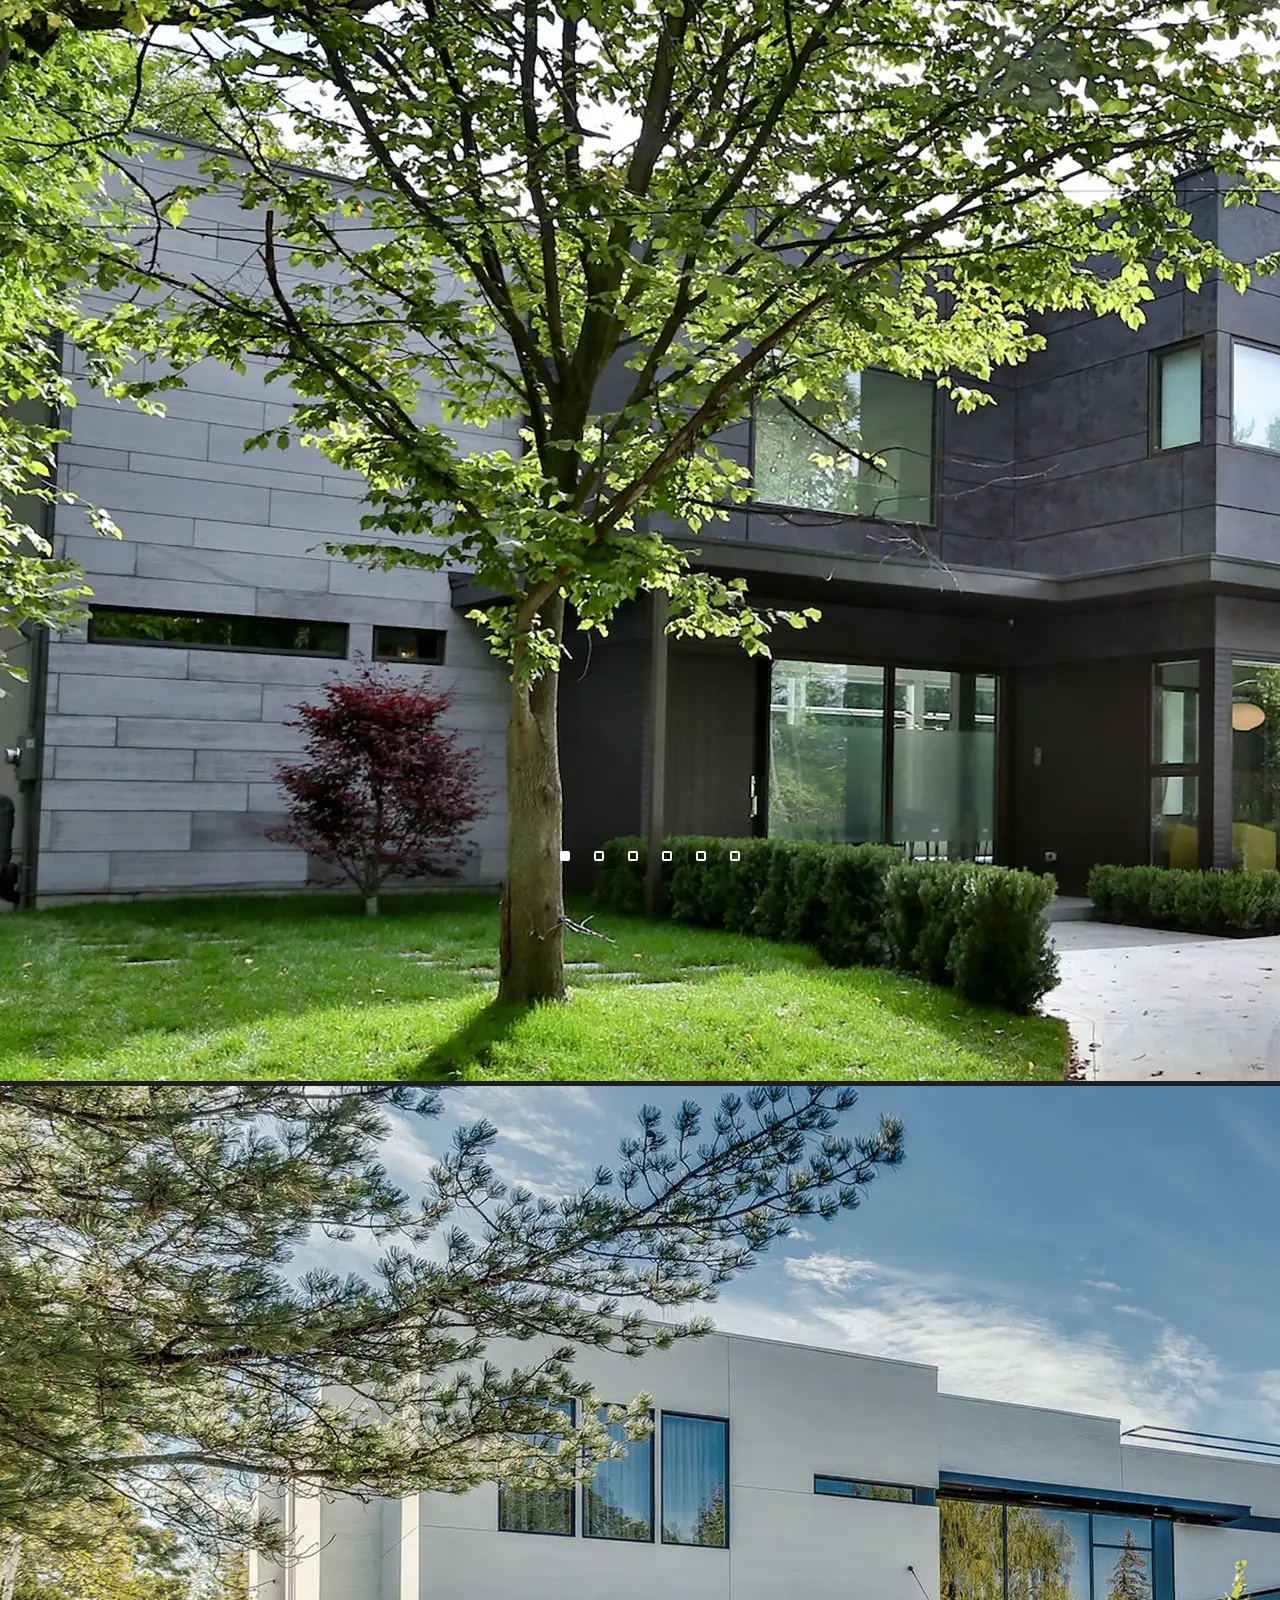
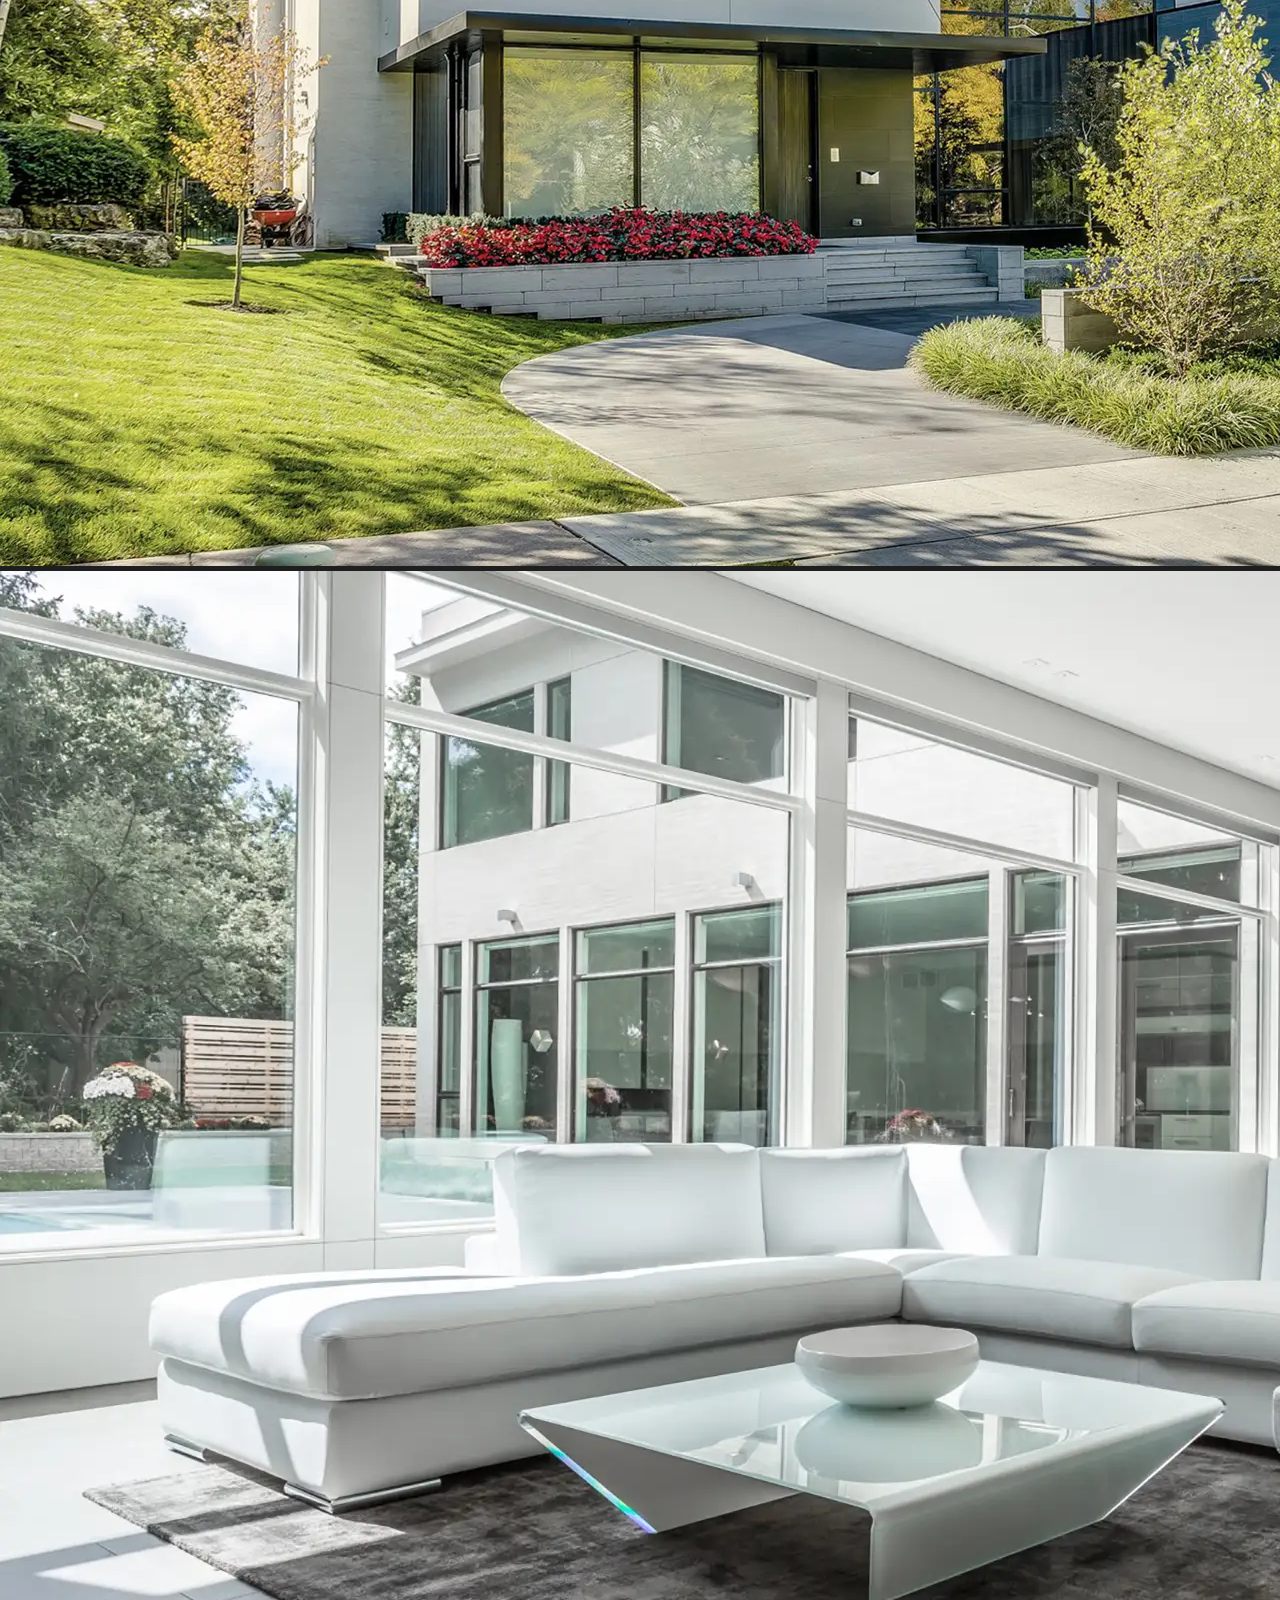
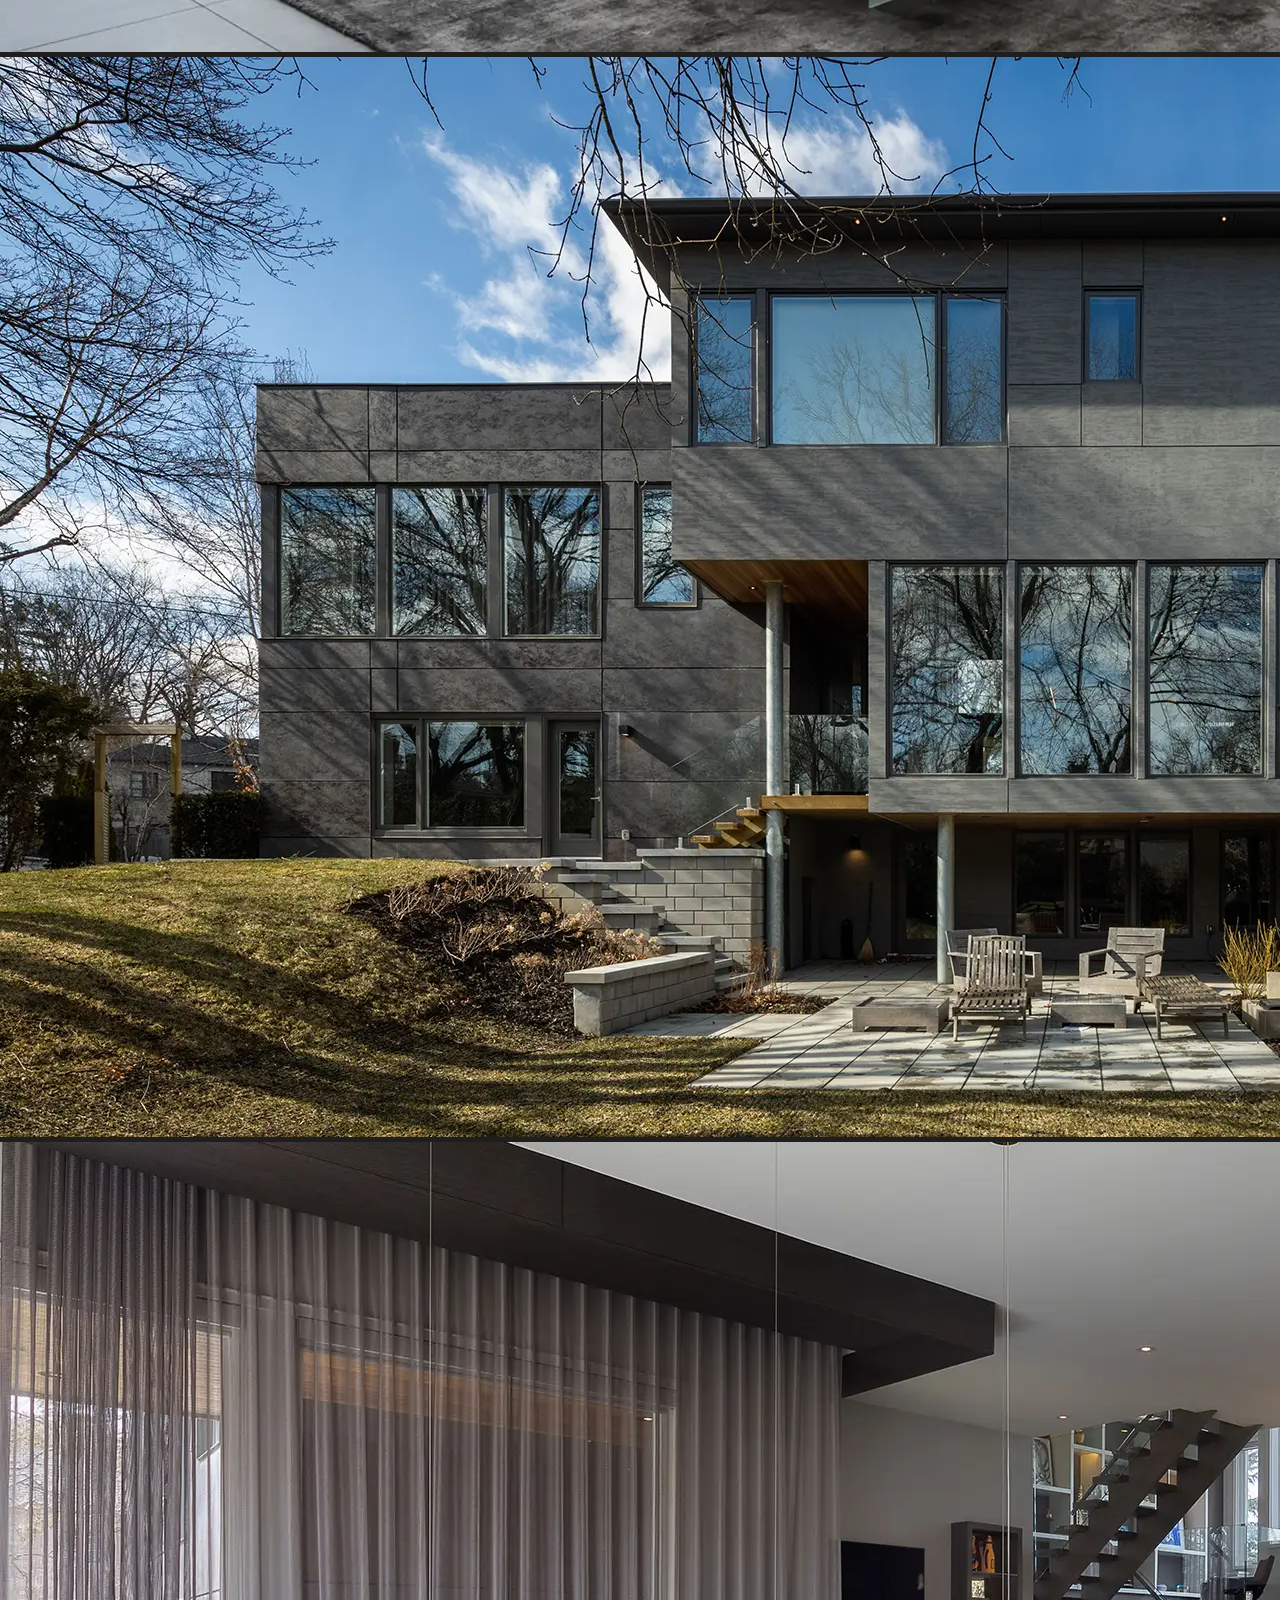
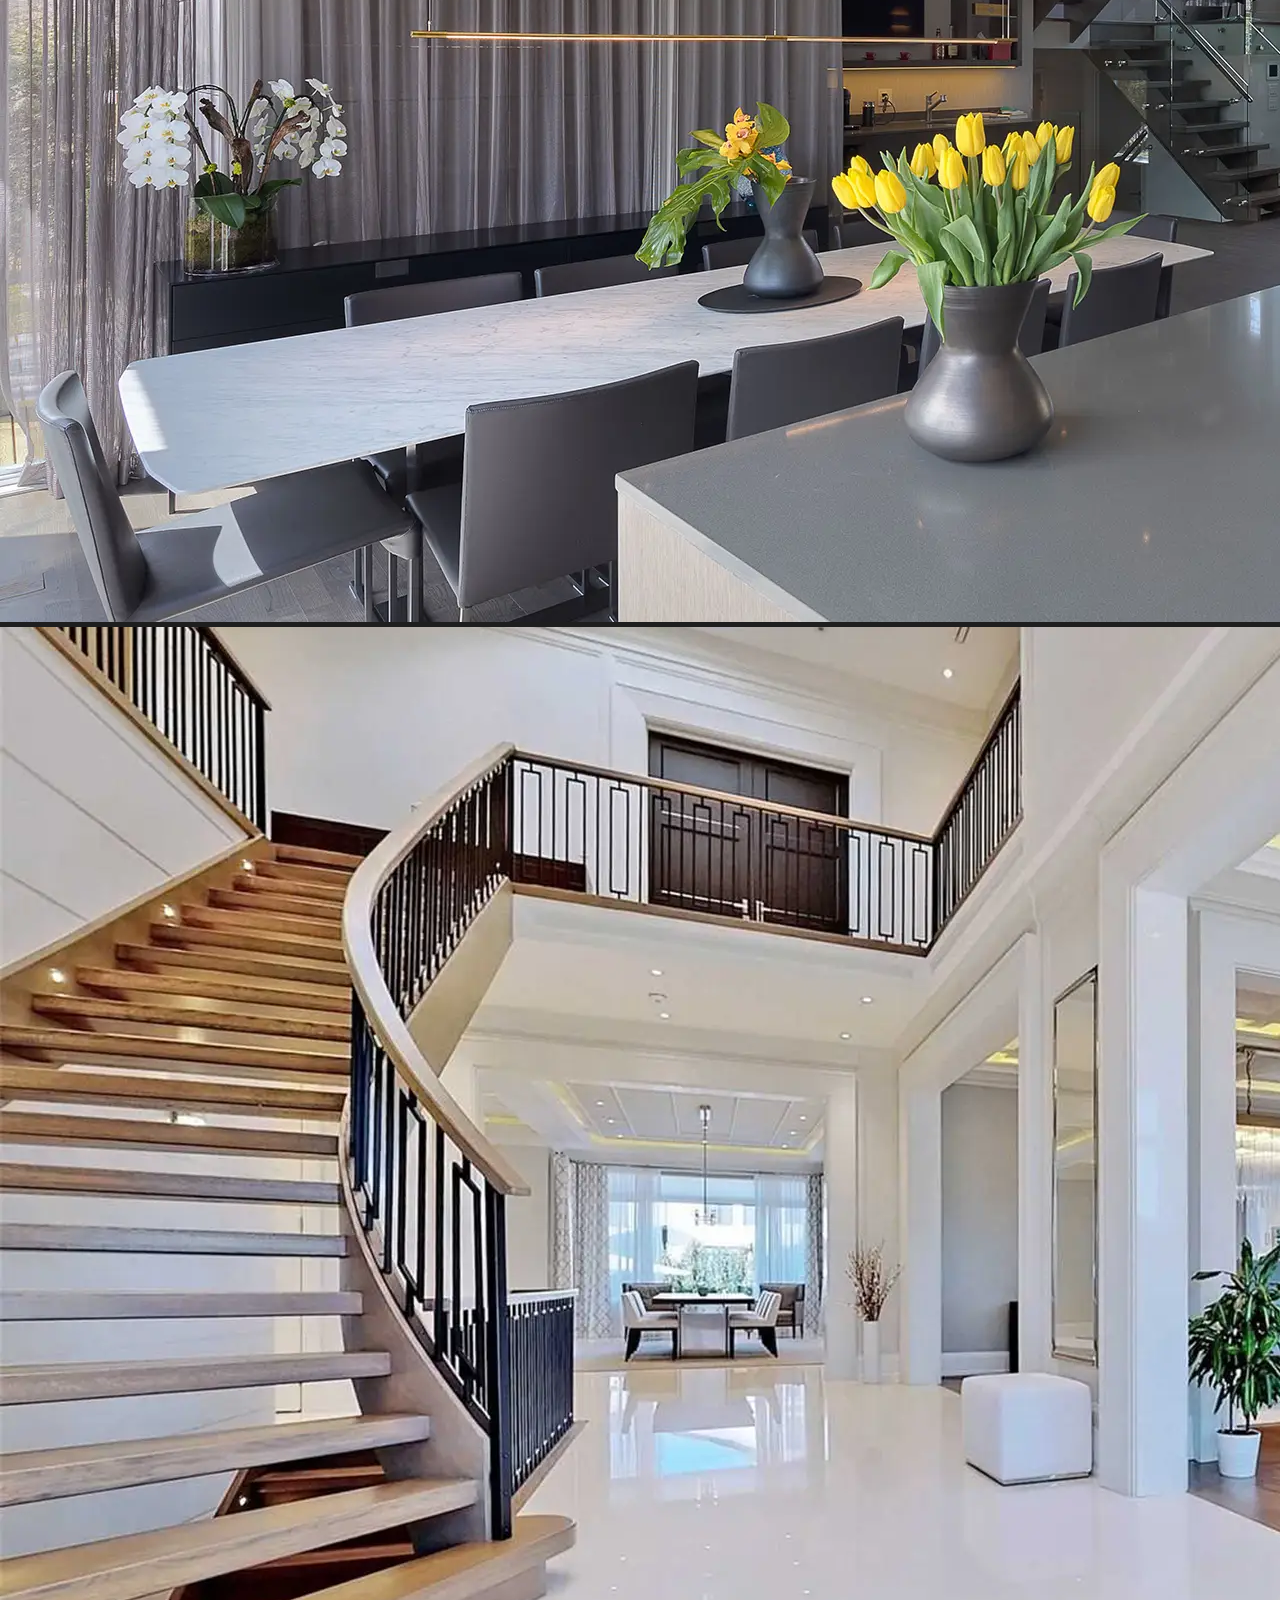
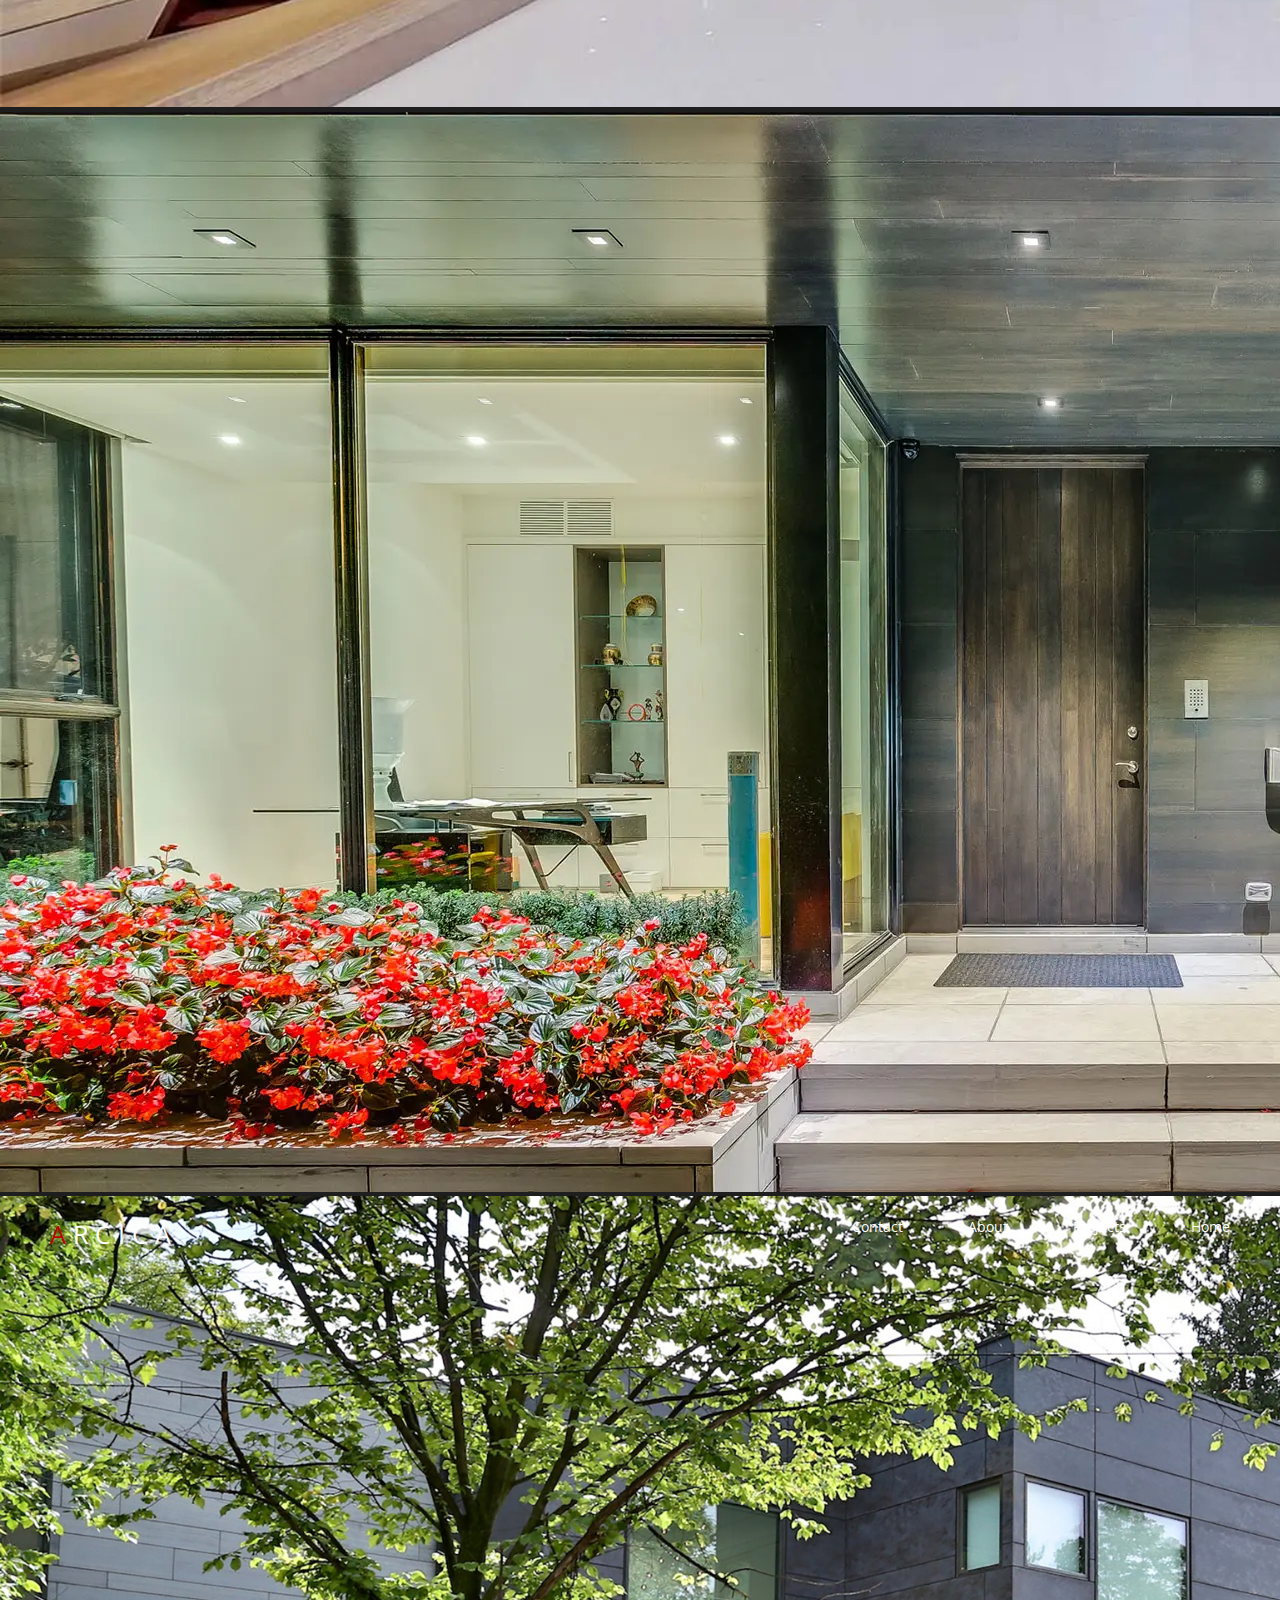
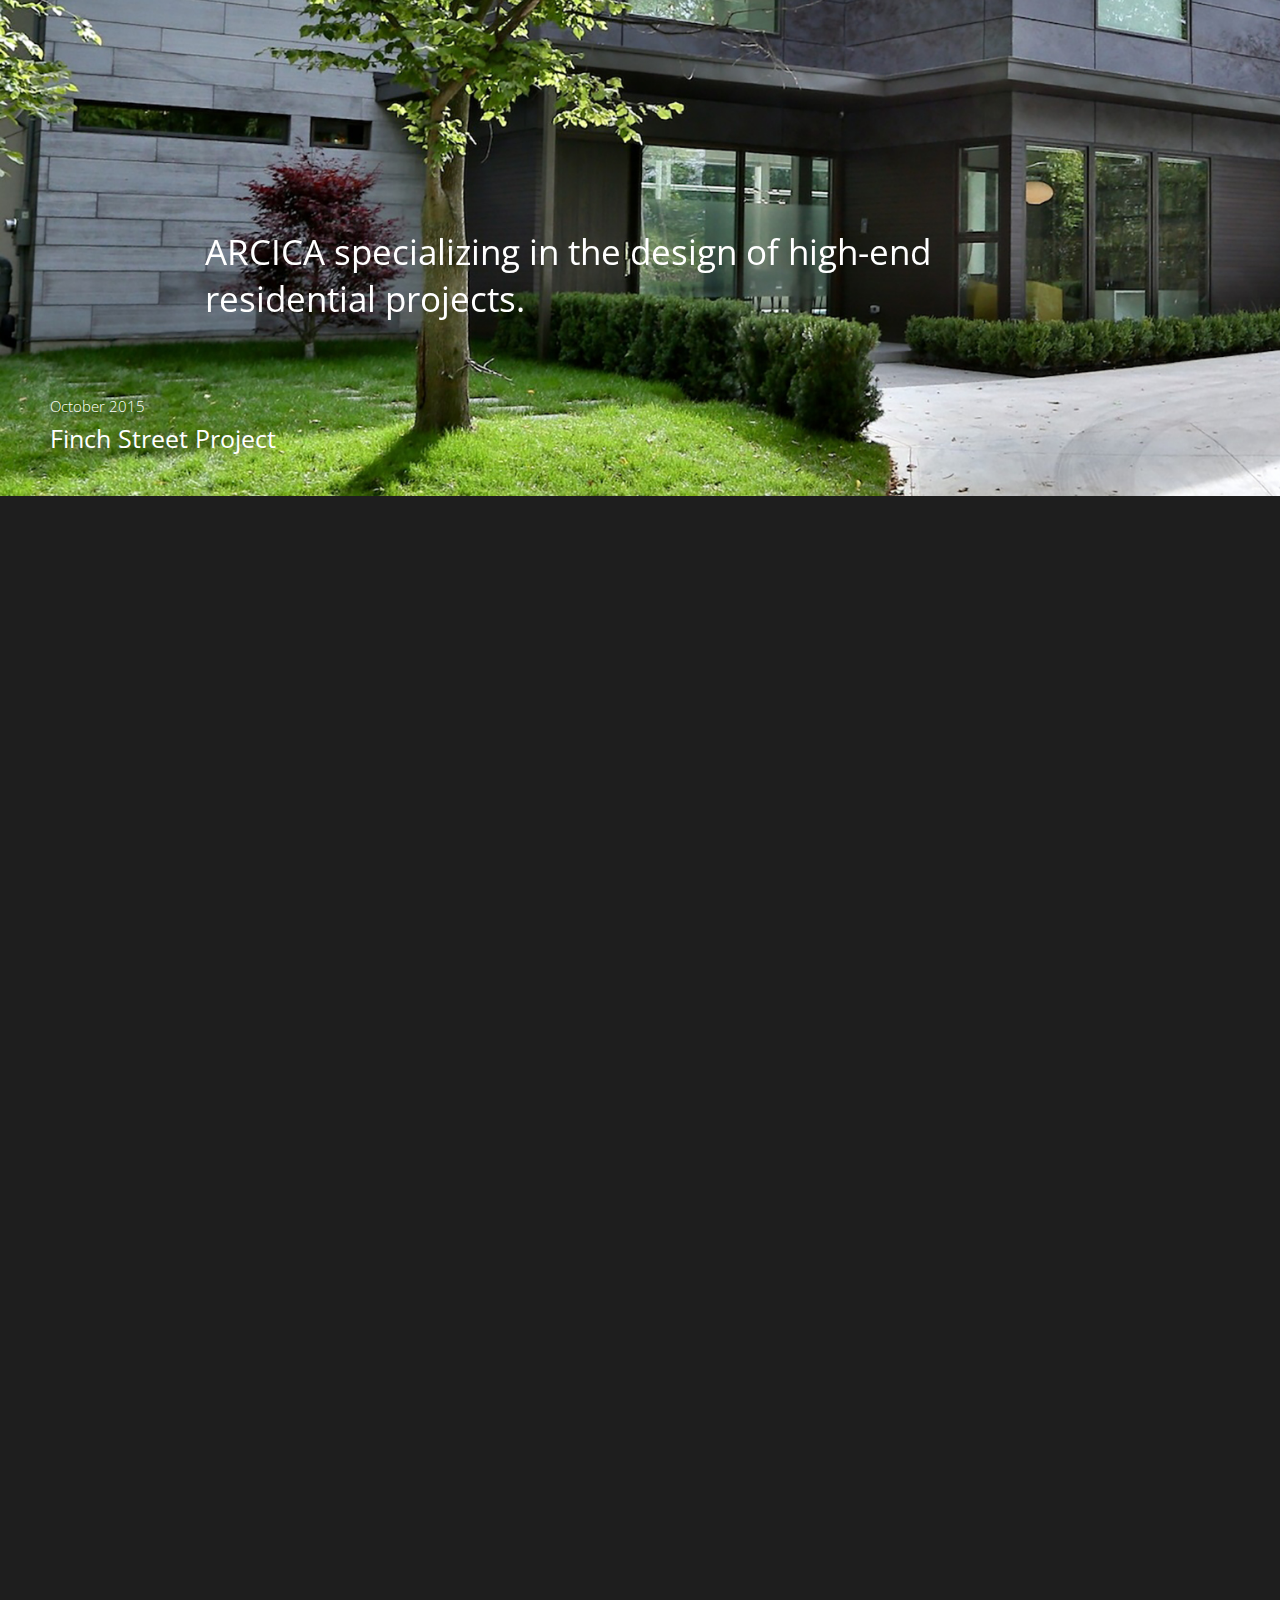
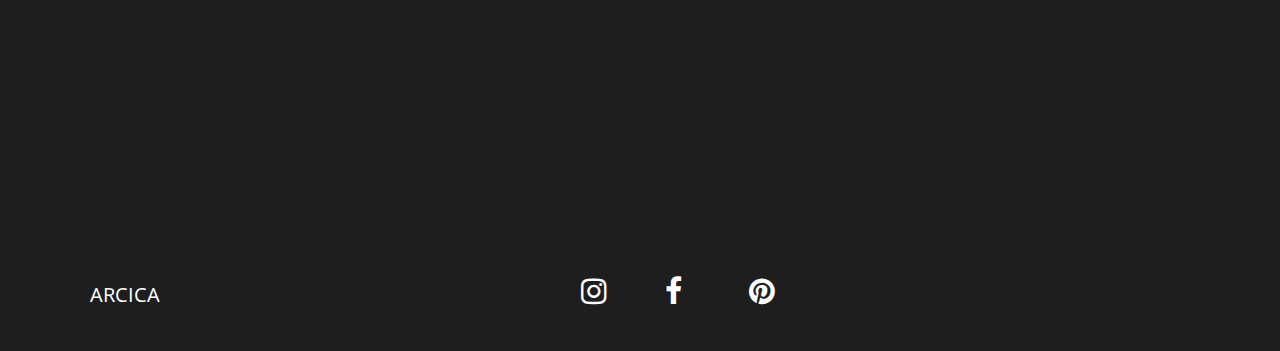
<file: index.html>
<!DOCTYPE html>
<html lang="en">
  <head>
    <meta charset="UTF-8" />
    <meta http-equiv="X-UA-Compatible" content="IE=edge" />
    <meta name="viewport" content="width=device-width, initial-scale=1.0" />
    <link
      rel="stylesheet"
      href="https://cdnjs.cloudflare.com/ajax/libs/font-awesome/4.7.0/css/font-awesome.min.css"
    />
    <title>Home</title>
    <link rel="icon" type="image/png" href="images/favicon.png" />
    <link rel="stylesheet" href="style.css" />
  </head>
  <body>
    <img src="images/00.webp" display="none" />
    <img src="images/01.webp" display="none" />
    <img src="images/02.webp" display="none" />
    <img src="images/03.webp" display="none" />
    <img src="images/04.webp" display="none" />
    <img src="images/05.webp" display="none" />
    <img src="images/06.webp" display="none" />

    <div class="menu">
      <a href="#" class="logo"
        ><span style="color: rgb(188, 3, 3)">A</span>RCICA</a
      >
      <a href="index.html">Home</a>
      <a href="project.html">Projects</a>
      <!-- <a href="#">News</a> -->
      <a href="about.html">About</a>
      <a href="contact.html">Contact</a>
      <a class="icon">&#9635;</a>
    </div>

    <div id="first"></div>
    <div id="AllDescriptions">
      <div class="imageDesc">
        <span class="date">October 2015</span>
        <span class="description">Finch Street Project</span>
      </div>
      <div class="imageDesc">
        <span class="date">November 2017</span>
        <span class="description">Sheppard Ave Project</span>
      </div>
      <div class="imageDesc">
        <span class="date">July 2022</span>
        <span class="description">NorthYork house Project</span>
      </div>
      <div class="imageDesc">
        <span class="date">January 2021</span>
        <span class="description">Beyview house Project</span>
      </div>
      <div class="imageDesc">
        <span class="date">March 2018</span>
        <span class="description">Steels Street Project</span>
      </div>
      <div class="imageDesc">
        <span class="date">December 2019</span>
        <span class="description">Markham Area Project</span>
      </div>
    </div>
    <div id="dots">
      <span class="dot"></span>
      <span class="dot"></span>
      <span class="dot"></span>
      <span class="dot"></span>
      <span class="dot"></span>
      <span class="dot"></span>
    </div>
    <div id="text">
      <p id="fixed-text">
        ARCICA specializing in the design of high-end residential projects.
      </p>
    </div>
    <div id="projects">
      <span class="project"
        ><span class="text">Steels Street Project</span></span
      >
      <span class="project"
        ><span class="text">Markham Area Project</span></span
      >
      <span class="project"
        ><span class="text">NorthYork house Project</span></span
      >
      <span class="project"
        ><span class="text">Beyview house Project</span></span
      >
      <span class="project"
        ><span class="text">Finch Street Project</span></span
      >
      <span class="project"
        ><span class="text">Sheppard Ave Project</span></span
      >
      <span class="project"
        ><span class="text">Markham Area Project</span></span
      >
      <span class="project"
        ><span class="text">Steels Street Project</span></span
      >
      <span class="project"
        ><span class="text">Beyview house Project</span></span
      >
      <span class="project"
        ><span class="text">NorthYork house Project</span></span
      >
    </div>
    <div class="footer">
      <span class="fa fa-text">ARCICA</span>
      <a href="https://instagram.com/arcica" class="fa fa-instagram"></a>
      <a href="https://facebook.com/arcica" class="fa fa-facebook"></a>
      <a href="https://pinterest.com/arcica" class="fa fa-pinterest"></a>
    </div>
  </body>
  <script src="script.js"></script>
</html>
</file>
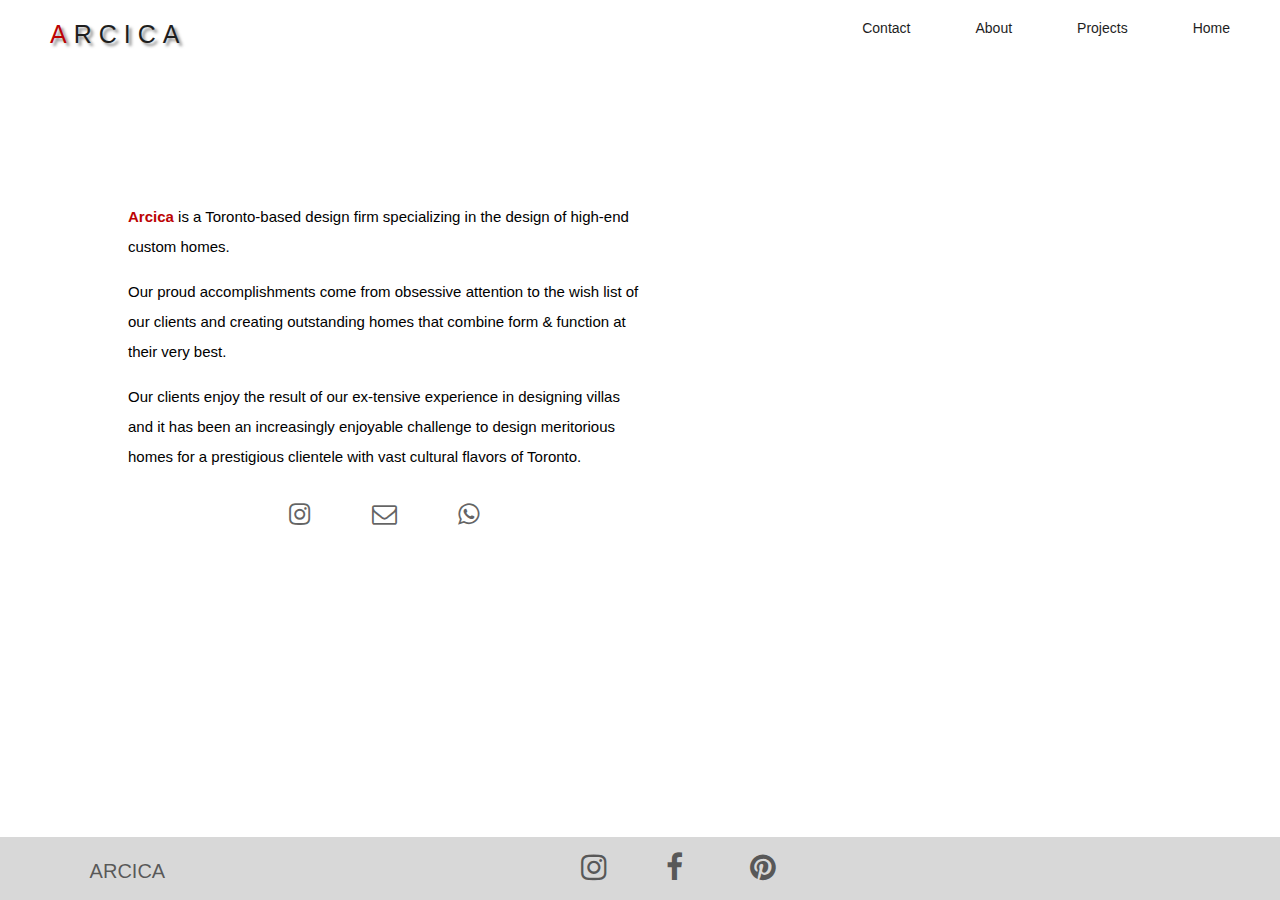
<file: about.html>
<!DOCTYPE html>
<html lang="en">
  <head>
    <meta charset="UTF-8" />
    <meta http-equiv="X-UA-Compatible" content="IE=edge" />
    <meta name="viewport" content="width=device-width, initial-scale=1.0" />
    <title>About</title>
    <link
      rel="stylesheet"
      href="https://cdnjs.cloudflare.com/ajax/libs/font-awesome/4.7.0/css/font-awesome.min.css"
    />
    <link rel="icon" type="image/png" href="images/favicon.png">
    <link rel="stylesheet" href="contact.css" />
  </head>
  <body>
    <div class="menu">
      <a href="#" class="logo"
        ><span style="color: rgb(188, 3, 3)">A</span>RCICA</a
      >
      <a href="index.html">Home</a>
      <a href="project.html">Projects</a>
      <!-- <a href="#">News</a> -->
      <a href="about.html">About</a>
      <a href="contact.html">Contact</a>
      <a class="icon">&#9635;</a>
    </div>
    <div class="about">
      <p>
        <span style="color: rgb(188, 3, 3); font-weight: bold;">Arcica</span> is a Toronto-based design firm specializing in the design of high-end custom homes.
      </p>
      <p>
        Our proud accomplishments come from obsessive attention to the wish list of our clients and creating outstanding homes that combine form & function at their very best.
      </p>
      <p>
        Our clients enjoy the result of our ex-tensive experience in designing villas and it has been an increasingly enjoyable challenge to design meritorious homes for a prestigious clientele with vast cultural flavors of Toronto.
      </p>
      <p style="text-align: center; ">
        <a href="https://www.instagram.com/arcica/" style="font-size: 25px;" class="fa fa-instagram"></a>
        <a href="mailto:ali@arcica.com" style="font-size: 25px;" class="fa fa-envelope-o"></a>
        <a href="https://wa.me/+14168213960" style="font-size: 25px;" class="fa fa-whatsapp"></a>
      </p>
    </div>
    <div class="images">
      <blockquote
        class="instagram-media"
        data-instgrm-captioned
        data-instgrm-permalink="https://www.instagram.com/p/Cjttv7aDX1j/?utm_source=ig_embed&amp;utm_campaign=loading"
        data-instgrm-version="14"
      ></blockquote>
    </div>

    <div class="footer">
      <span class="fa fa-text">ARCICA</span>
      <a href="https://www.instagram.com/arcica/" class="fa fa-instagram"></a>
      <a href="https://facebook.com/arcica" class="fa fa-facebook"></a>
      <a href="https://pinterest.com/arcica" class="fa fa-pinterest"></a>
    </div>
  </body>
  <script src="contact.js"></script>
  <script async src="//www.instagram.com/embed.js"></script>
</html>
</file>
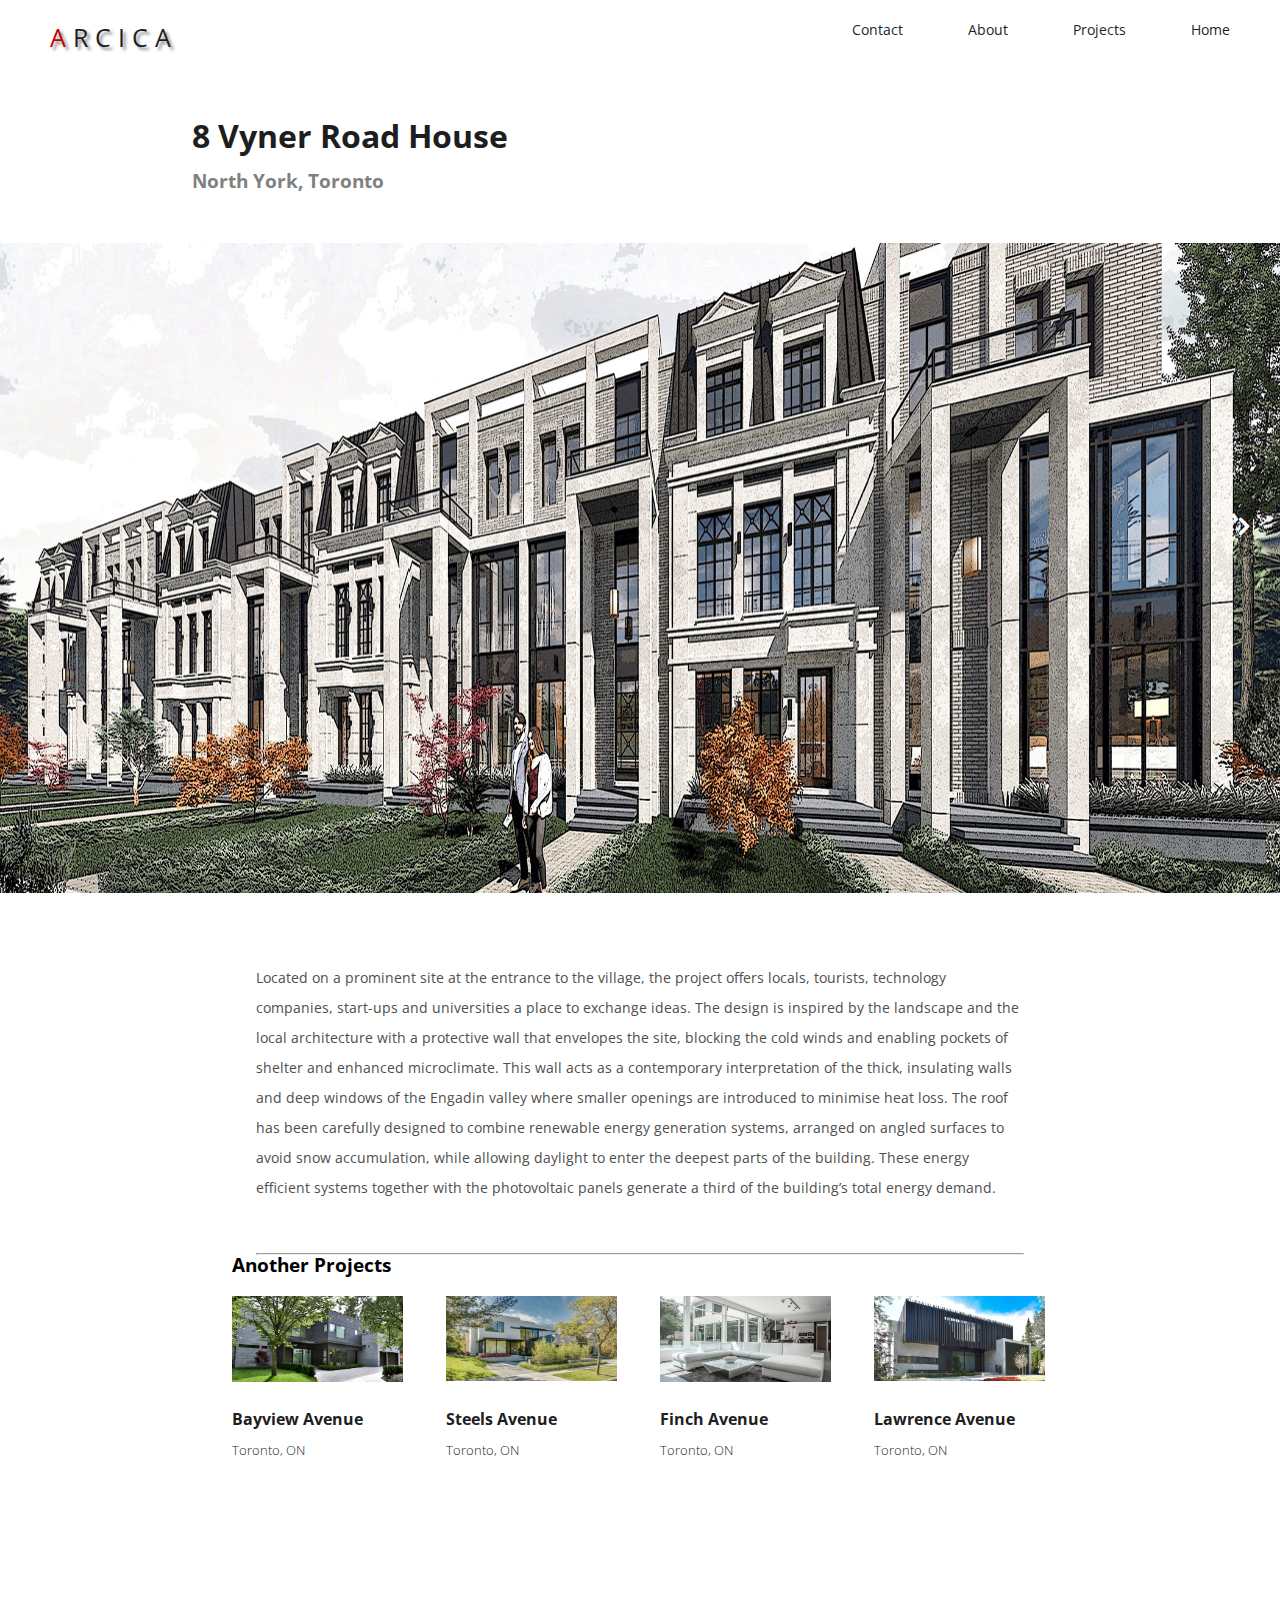
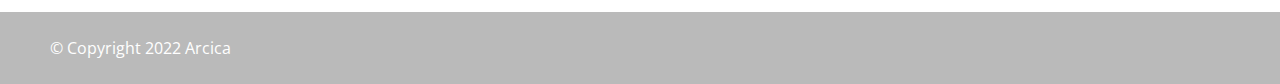
<file: project.html>
<!DOCTYPE html>
<html lang="en">
  <head>
    <meta charset="UTF-8" />
    <meta http-equiv="X-UA-Compatible" content="IE=edge" />
    <meta name="viewport" content="width=device-width, initial-scale=1.0" />
    <title>Project</title>
    <link
      rel="stylesheet"
      href="https://cdnjs.cloudflare.com/ajax/libs/font-awesome/4.7.0/css/font-awesome.min.css"
    />
    <link rel="icon" type="image/png" href="images/favicon.png">
    <link rel="stylesheet" href="project.css" />
  </head>
  <body>
    <div class="menu">
      <a href="#" class="logo"
        ><span style="color: rgb(188, 3, 3)">A</span>RCICA</a
      >
      <a href="index.html">Home</a>
      <a href="project.html">Projects</a>
      <!-- <a href="#">News</a> -->
      <a href="about.html">About</a>
      <a href="contact.html">Contact</a>
      <a class="icon">&#9635;</a>
    </div>
    <div class="topic">
      <h1 class="home-topic">8 Vyner Road House</h1>
      <h3 class="location">North York, Toronto</h3>
    </div>
    <div class="container">
      <div id="slide-show"><img id="img" src="images/21.jpg" /></div>
      <div id="arrows">
        <i id="left" class="fa fa-angle-left"></i>
        <i id="right" class="fa fa-angle-right"></i>
      </div>
    </div>
    <div class="description">
      <p class="text">
        Located on a prominent site at the entrance to the village, the project
        offers locals, tourists, technology companies, start-ups and
        universities a place to exchange ideas. The design is inspired by the
        landscape and the local architecture with a protective wall that
        envelopes the site, blocking the cold winds and enabling pockets of
        shelter and enhanced microclimate. This wall acts as a contemporary
        interpretation of the thick, insulating walls and deep windows of the
        Engadin valley where smaller openings are introduced to minimise heat
        loss. The roof has been carefully designed to combine renewable energy
        generation systems, arranged on angled surfaces to avoid snow
        accumulation, while allowing daylight to enter the deepest parts of the
        building. These energy efficient systems together with the photovoltaic
        panels generate a third of the building’s total energy demand.
      </p>
      <hr />
    </div>
    <div class="recommended">
      <h3 class="recommended-topic">Another Projects</h3>
      <ul>
        <li>
          <a href="#"
            ><img src="images/00.jpg" />
            <h4>Bayview Avenue</h4>
            <h5>Toronto, ON</h5>
          </a>
        </li>
        <li>
          <a href="#"
            ><img src="images/01.jpg" />
            <h4>Steels Avenue</h4>
            <h5>Toronto, ON</h5>
          </a>
        </li>
        <li>
          <a href="#"
            ><img src="images/02.jpg" />
            <h4>Finch Avenue</h4>
            <h5>Toronto, ON</h5>
          </a>
        </li>
        <li>
          <a href="#"
            ><img src="images/03.jpg" />
            <h4>Lawrence Avenue</h4>
            <h5>Toronto, ON</h5>
          </a>
        </li>
      </ul>
    </div>
    <div class="footer">
      <span class="fa-text">© Copyright 2022 Arcica</span>
    </div>
  </body>
  <script src="project.js"></script>
</html>
</file>
<file: style.css>
@import url("https://fonts.googleapis.com/css?family=Open+Sans:400i,600,700,800&display=swap");

html {
  height: 100%;
}

body {
  height: 100%;
  margin: 0px;
  background-color: rgb(30, 30, 30);
  font-family: "Open Sans", Helvetica, Arial;
  -webkit-font-smoothing: antialiased;
  user-select: none;
}

/* menu style */
.menu {
  position: relative;
  overflow: hidden;
  background-color: transparent;
  transition: background-color 0.7s;
}

.menu:hover {
  background-color: rgb(30, 30, 30);
  transition: opacity 0.7s;
}

.menu .logo {
  float: left;
  font-size: 25px;
  padding-left: 50px;
  letter-spacing: 7px;
  text-shadow: 3px 3px 3px rgb(30, 30, 30, 0.5);
}

.menu a {
  float: right;
  color: rgb(255, 255, 255);
  text-align: center;
  padding-top: 20px;
  padding-left: 15px;
  padding-bottom: 10px;
  padding-right: 50px;
  text-decoration: none;
  font-size: 14px;
}

.menu .icon {
  font-size: 25px;
  display: none;
}

.menu a:hover:not(:first-child):not(.icon) {
  color: darkgray;
}

/* image background style */
#first {
  margin-top: -65px;
  height: 100%;
  background-image: url(images/00.jpg);
  background-size: cover;
  background-repeat: no-repeat;
  transition: background-image 3.5s ease;
}

/* image description */
.imageDesc {
  position: absolute;
  width: 30%;
  text-align: left;
  padding-left: 50px;
  color: #fff;
  letter-spacing: 0.5;
  text-shadow: -5px 5px 5px rgb(30, 30, 30, 0.5);
  opacity: 0;
  transition: opacity 2s ease;
}

.date {
  position: absolute;
  margin-top: -100px;
  font-size: 15px;
  font-weight: 200;
}

.description {
  position: absolute;
  margin-top: -75px;
  font-size: 25px;
}

/* text style */
#text {
  height: 40%;
  width: 100%;
}

#fixed-text {
  z-index: -1;
  color: #fff;
  font-size: 35px;
  position: fixed;
  left: 40%;
  padding-bottom: 40%;
  transform: translate(-40%, -50%);
}

/* dots style */
#dots {
  position: absolute;
  top: 95%;
  left: 50%;
  transform: translate(-50%, -50%);
}

.dot {
  height: 6px;
  width: 6px;
  border: 2px solid #fff;
  border-radius: 20%;
  display: inline-block;
  margin-left: 20px;
  transition: background-color 0.5s ease;
}

/* projects style */
#projects {
  background-color: rgb(30, 30, 30);
  font-size: 0;
  height: 120%;
}

.project {
  background-repeat: no-repeat;
  background-size: 100%;
  display: inline-block;
  width: 50%;
  height: 20%;
  opacity: 0;
}

.project:hover {
  box-shadow: inset 0px 5px 10px 0px rgb(30, 30, 30, 0.5);
  background-size: 115%;
}

.text {
  font-size: 20px;
  color: #fff;
  position: absolute;
  bottom: 50px;
  left: 35px;
}

/* Footer  */
.footer {
  margin-top: -75px;
  height: 10%;
  width: 100%;
  background-color: rgb(30, 30, 30);
  position: relative;
}

.footer span {
  text-align: left;
  padding-left: 7%;
  padding-right: 33%;
}

.fa {
  font-size: 30px;
  padding: 15px;
  width: 50px;
  text-decoration: none;
  color: #fff;
}

.fa-text {
  font-size: 20px;
  font-family: "Open Sans", Helvetica, Arial;
  color: #fff;
}

.fa:hover {
  opacity: 0.7;
}

@media screen and (max-width: 800px) {
  .menu a:not(:first-child) {
    display: none;
  }
  .menu a.icon:not(:first-child) {
    float: right;
    display: block;
    padding-right: 50px;
  }
  .menu.active {
    position: relative;
  }
  .menu.active .icon {
    position: absolute;
    right: 0;
    top: 0;
  }
  .menu.active a:not(:first-child):not(.icon) {
    float: none;
    display: block;
    text-align: right;
    padding-right: 100px;
  }
  .menu.active {
    float: none;
  }
  .menu.active {
    position: relative;
  }
  .menu.active {
    display: block;
    width: 100%;
    text-align: left;
  }

  .imageDesc {
    width: 100%;
    text-align: center;
    padding-left: 0px;
  }
  .date {
    margin-top: -170px;
    transform: translate(-50%, -50%);
  }
  .description {
    margin-top: -130px;
    transform: translate(-50%, -50%);
  }

  #fixed-text {
    padding-bottom: 100%;
  }

  .project {
    width: 100%;
    height: 20%;
  }

  .footer {
    margin-top: 1170px;
  }
  .footer a {
    display: none;
  }
}
</file>
<file: contact.css>
html {
  height: 100%;
}

body {
  height: 100%;
  margin: 0px;
  background-color: rgb(255, 255, 255);
  font-family: "Open Sans", Helvetica, Arial;
  -webkit-font-smoothing: antialiased;
  user-select: none;
}

/* menu style */
.menu {
  z-index: 1;
  position: relative;
  overflow: hidden;
  background-color: transparent;
  transition: background-color 0.7s;
}

.menu .logo {
  float: left;
  font-size: 25px;
  padding-left: 50px;
  letter-spacing: 7px;
  text-shadow: 3px 3px 3px rgb(30, 30, 30, 0.5);
}

.menu a {
  float: right;
  color: rgb(30, 30, 30);
  text-align: center;
  padding-top: 20px;
  padding-left: 15px;
  padding-bottom: 10px;
  padding-right: 50px;
  text-decoration: none;
  font-size: 14px;
}

.menu .icon {
  font-size: 25px;
  display: none;
}

.menu a:hover:not(:first-child):not(.icon) {
  color: rgb(188, 3, 3);
}

h1,
h3 {
  padding-left: 10%;
}
h1 {
  padding-top: 8%;
}

.text {
  padding-left: 10%;
  line-height: 150%;
  display: flex;
  width: 70%;
}

.text h4 {
  font-weight: 200;
}

.side {
  flex: 50%;
  padding: 10px;
  margin-bottom: 2%;
}

.text:after {
  content: "";
  display: table;
  clear: both;
}

.button {
  background-color: rgb(225, 224, 224);
  text-align: center;
  display: block;
  width: 10%;
  padding: 6px 60px;
  border-radius: 10px;
  text-decoration: none;
  color: rgb(30, 30, 30);
  margin-bottom: 2%;
}

.button:hover {
  background-color: transparent;
  color: rgb(86, 86, 86);
  box-shadow: inset 0px 0px 0px 2px rgb(216, 216, 216);
}

.map {
  display: block;
  margin-left: auto;
  margin-right: auto;
  width: 80%;
}

.images {
  margin-top: 10%;
  width: 40%;
  height: 48%;
  float: right;
}

.instagram-media {
  height: 100%;
  background: #fff;
  border: 0;
  border-radius: 3px;
  max-width: 540px;
  min-width: 326px;
  width: calc(100% - 2px);
}

.about {
  float: left; 
  font-size: 15px;
  margin: 10%;
  width: 40%;
  line-height: 30px;
}

.footer {
  margin-top: 2%;
  height: 7%;
  width: 100%;
  background-color: rgb(216, 216, 216);
  position: fixed;
  bottom: 0;
}

.footer span {
  text-align: left;
  padding-left: 7%;
  padding-right: 33%;
}

.fa {
  font-size: 30px;
  padding: 15px;
  width: 50px;
  text-decoration: none;
  color: rgb(30, 30, 30, 0.7);
}

.fa-text {
  font-size: 20px;
  font-family: "Open Sans", Helvetica, Arial;
  color: rgb(30, 30, 30, 0.7);
}

.fa:hover {
  color: white;
}

@media screen and (max-width: 800px) {
  .menu a:not(:first-child) {
    display: none;
  }
  .menu a.icon:not(:first-child) {
    float: right;
    display: block;
    padding-right: 50px;
  }
  .menu.active {
    position: relative;
  }
  .menu.active .icon {
    position: absolute;
    right: 0;
    top: 0;
  }
  .menu.active a:not(:first-child):not(.icon) {
    float: none;
    display: block;
    text-align: right;
    padding-right: 100px;
  }
  .menu.active {
    float: none;
  }
  .menu.active {
    position: relative;
  }
  .menu.active {
    display: block;
    width: 100%;
    text-align: left;
  }

  .footer {
    margin-top: 1170px;
  }
  .footer a {
    display: none;
  }
}
</file>
<file: project.css>
@import url("https://fonts.googleapis.com/css?family=Open+Sans:400i,600,700,800&display=swap");

html {
  height: 100%;
}

body {
  height: 100%;
  margin: 0px;
  background-color: rgb(255, 255, 255);
  font-family: "Open Sans", Helvetica, Arial;
  -webkit-font-smoothing: antialiased;
  user-select: none;
}

/* menu style */
.menu {
  z-index: 1;
  position: relative;
  overflow: hidden;
  background-color: transparent;
  transition: background-color 0.7s;
}

.menu .logo {
  float: left;
  font-size: 25px;
  padding-left: 50px;
  letter-spacing: 7px;
  text-shadow: 3px 3px 3px rgb(30, 30, 30, 0.5);
}

.menu a {
  float: right;
  color: rgb(30, 30, 30);
  text-align: center;
  padding-top: 20px;
  padding-left: 15px;
  padding-bottom: 10px;
  padding-right: 50px;
  text-decoration: none;
  font-size: 14px;
}

.menu .icon {
  font-size: 25px;
  display: none;
}

.menu a:hover:not(:first-child):not(.icon) {
  color: rgb(188, 3, 3);
}

/* topic style */
.topic {
  width: 70%;
  margin: auto;
  position: relative;
}

.home-topic {
  color: rgb(30, 30, 30);
  margin-top: 50px;
  display: inline-block;
}

.location {
  margin-top: -10px;
  margin-bottom: 50px;
  color: gray;
}

/* Slide show style */
#slide-show {
  width: 100%;
  height: 650px;
  position: relative;
  margin: auto;
}

#slide-show img {
  width: 100%;
  height: 100%;
  object-fit: fill;
  overflow: hidden;
  display: block;
  margin-left: auto;
  margin-right: auto;
}

.fa {
  cursor: pointer;
  position: absolute;
  top: 55%;
  width: auto;
  padding-top: 15px;
  padding-bottom: 15px;
  padding-left: 30px;
  padding-right: 30px;
  color: white;
  font-weight: bold;
  font-size: 30px;
  transition: 0.6s ease;
  border-radius: 0 3px 3px 0;
  user-select: none;
}

#right {
  right: 0;
}

.fa:hover {
  background-color: rgba(30, 30, 30, 0.8);
}

/* Description Style */
.description {
  height: 30%;
  padding-left: 20%;
  padding-right: 20%;
  color: rgb(78, 78, 78);
  font-size: 14px;
  font-family: "Open Sans", Helvetica, Arial;
  line-height: 30px;
  margin-top: 70px;
}

hr {
  margin-bottom: 50px;
  margin-top: 50px;
}

/* recommended Style*/
.recommended {
  width: 70%;
  height: 40%;
  position: relative;
  padding-left: 15%;
  padding-right: 15%;
  display: block;
}

.recommended h3 {
  padding-left: 40px;
}

.recommended img {
  width: 80%;
}

.recommended ul {
  display: flex;
  list-style: none;
  text-decoration: none;
}

.recommended a {
  text-decoration: none;
  color: rgb(30, 30, 30);
}

.recommended h5 {
  margin-top: -10px;
  font-weight: 200;
}

/* Footer  */
.footer {
  height: 8%;
  width: 100%;
  background-color: rgb(186, 186, 186);
  position: relative;
  text-decoration: none;
  color: #fff;
}

.fa-text {
  font-size: 16px;
  padding-left: 50px;
  font-family: "Open Sans", Helvetica, Arial;
  color: #fff;
  top: 50%;
  transform: translateY(-50%);
  position: absolute;
}

@media screen and (max-width: 800px) {
  .menu a:not(:first-child) {
    display: none;
  }
  .menu a.icon:not(:first-child) {
    float: right;
    display: block;
    padding-right: 50px;
  }
  .menu.active {
    position: relative;
  }
  .menu.active .icon {
    position: absolute;
    right: 0;
    top: 0;
  }
  .menu.active a:not(:first-child):not(.icon) {
    float: none;
    display: block;
    text-align: right;
    padding-right: 100px;
  }
  .menu.active {
    float: none;
  }
  .menu.active {
    position: relative;
  }
  .menu.active {
    display: block;
    width: 100%;
    text-align: left;
  }

  #slide-show {
    height: 40%;
  }

  .description {
    margin-bottom: 30%;
  }

  .fa {
    font-size: 18px;
    top: 40%;
  }

  .fa-text {
    display: none;
  }
  .recommended {
    height: 25%;
  }
}
</file>
